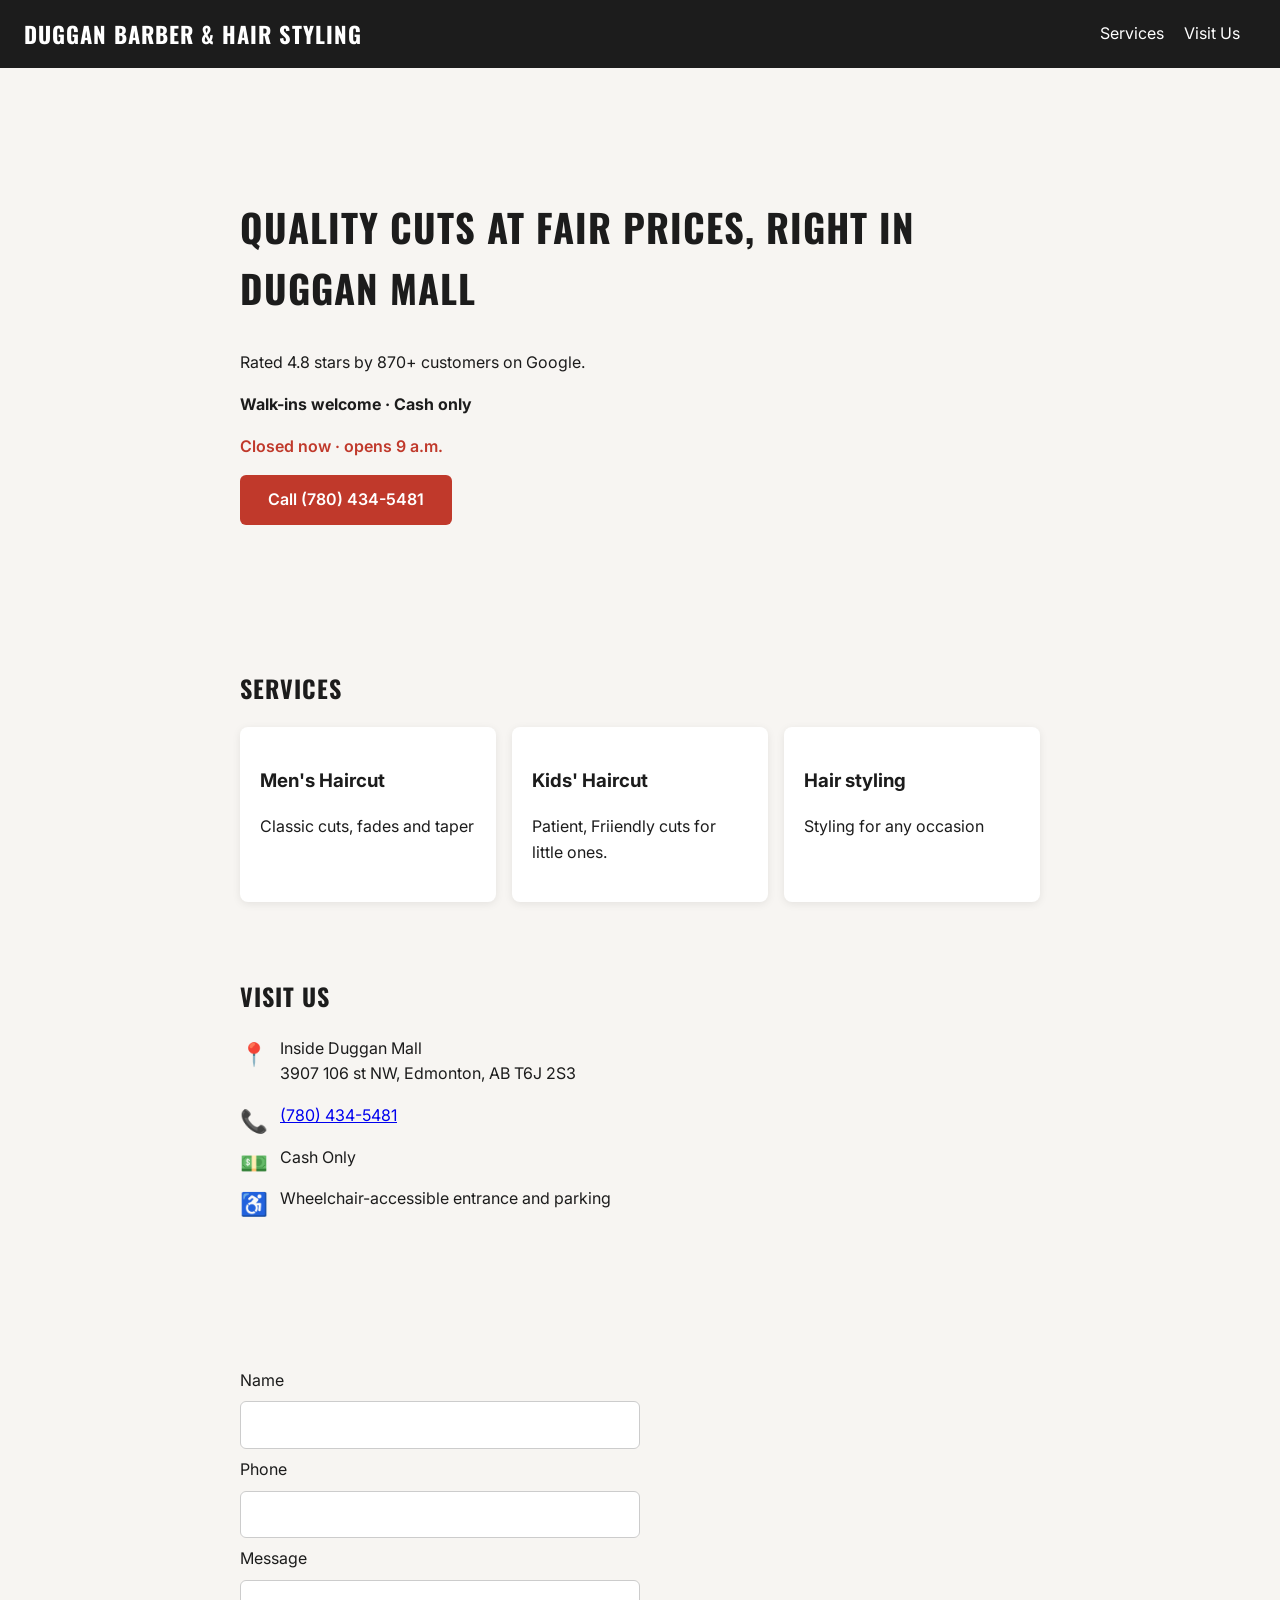
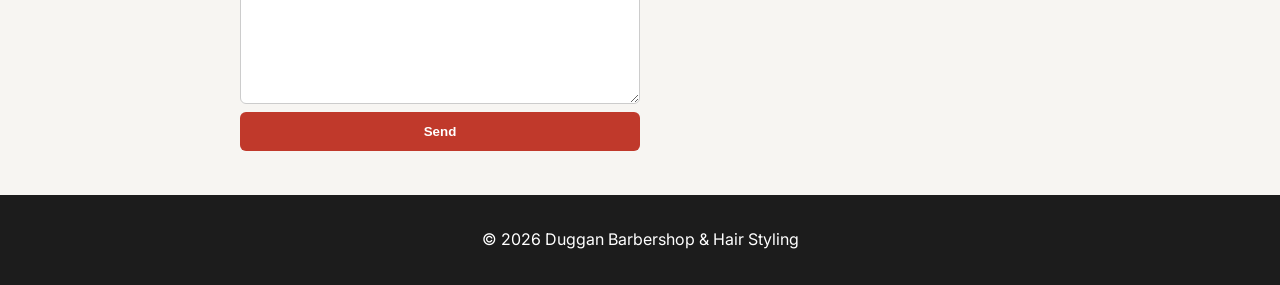
<file: index.html>
<html>
    <head>
        <title>Duggan Barbershop</title>
        <link rel="stylesheet" href="style.css">
        <meta name="robots" content="noindex">
        <link rel="stylesheet" href="https://fonts.googleapis.com/css2?family=Oswald:wght@500&family=Inter:wght@400;600&display=swap">
        <script src="script.js" defer></script>
    </head>
    <body>
        <header>
            <h1>Duggan Barber &amp; hair Styling</h1>
            <nav>
                <a href="#services"> Services</a>
                <a href="#visit">Visit Us</a>
            </nav>
        </header>
<!-- ============================================== MAIN =================================================== -->

        <main>
            <section id="hero">
                <h2>Quality cuts at fair prices, right in Duggan Mall</h2>
                <p>Rated 4.8 stars by 870+ customers on Google.</p>
                <p><strong>Walk-ins welcome · Cash only</strong></p>
                <p id="status"></p>
                <a href="tel:+17804345481">Call (780) 434-5481</a> <!--href="tel:+17804345481" makes a link that calls the number when tapped on a phone-->
            </section>
            <!-- ================================================ SERVICES ======================== -->
            <section id="services">
                <h2>Services</h2>
                <div class="cards">
                    <div class="card">
                        <h3>Men's Haircut</h3>
                        <p>Classic cuts, fades and taper</p>
                    </div>

                    <div class="card">
                        <h3>Kids' Haircut</h3>
                        <p>Patient, Friiendly cuts for little ones.</p>
                    </div>
                        
                    <div class="card">
                        <h3>Hair styling</h3>
                        <p>Styling for any occasion</p>
                    </div>
                </div>
            </section>
            <!-- ======================================================= VISIT ========================= -->
            <section id="Visit">
                <h2>Visit Us</h2>
                <div class="visit-grid">
                    <div class="visit-info">
                        <div class="info-item">
                            <span>📍</span>
                            <p>Inside Duggan Mall <br> 3907 106 st NW, Edmonton, AB T6J 2S3</p>
                        </div>

                        <div class="info-item">
                            <span>📞</span>
                            <p><a href="tel:+17804345481""> (780) 434-5481 </a></p>
                        </div>

                        <div class="info-item">
                            <span>💵</span>
                            <p>Cash Only</p>
                        </div>

                        <div class="info-item">
                            <span>♿</span>
                            <p>Wheelchair-accessible entrance and parking</p>
                        </div>
                    
                    </div>
                    
                    <div class="visit-map">
                        <iframe src="https://www.google.com/maps/embed?pb=!1m18!1m12!1m3!1d12120.597579810646!2d-113.5147380569972!3d53.47475625907024!2m3!1f0!2f0!3f0!3m2!1i1024!2i768!4f13.1!3m3!1m2!1s0x53a01f3b74cdbd5d%3A0x3787ff0c5377fbae!2sDuggan%20Barbershop%20%26%20Hair%20Styling!5e1!3m2!1sen!2sca!4v1794341607673!5m2!1sen!2sca" width="600" height="450" style="border:0;" allowfullscreen="" loading="lazy" referrerpolicy="strict-origin-when-cross-origin"></iframe>
                    </div>

                </div>
                
                <form name="contact" method="post" data-netligy="true">
                    <lable for="name">Name</lable>
                    <input type="text" id="name" name="name" required>

                    <lable for="phone">Phone</lable>
                    <input type="tel" id="phone" name="phone" required>

                    <lable for="message">Message</lable>
                    <textarea name="message" id="message" rows="4"></textarea>

                    <button type="submit">Send</button>
                </form>
            </section>
        </main>
<!-- =============================================== FOOTER ========================= -->
        <footer>
            <p>© 2026 Duggan Barbershop &amp; Hair Styling</p>
        </footer>
    </body>
</html>
</file>
<file: style.css>
/* colors stored as variable so you can change them in one place */
:root{
    --dark: #1c1c1c;
    --light: #f7f5f2;
    --accent: #c0392b; /*barber pole red*/
}

body
{
    margin: 0;
    font-family: 'Inter', sans-serif;
    background: var(--light);
    color: var(--dark);
    line-height: 1.6;
}

h1,h2
{
    font-family: 'Oswald', sans-serif;
    text-transform: uppercase;
    letter-spacing: 1px;
}
/* =================================== HEADER  ======================================================= */
header
{
    background: var(--dark);
    color: white;
    padding: 16px 24px;
    display: flex;
    justify-content: space-between;
    align-items: center;
    flex-wrap: wrap;
}

header h1
{
    margin: 0;
    font-size: 1.4rem;
}

nav a
{
    color: white;
    text-decoration: none;
    margin-right: 16px;
}

nav a:hover
{
    color: var(--accent);
}


/* ================================================ MAIN ================================ */
section
{
    padding: 28px 24px;
    max-width: 800px;
    margin: 0 auto;
}

#hero a
{
    display: inline-block;
    background: var(--accent);
    color: white;
    padding: 12px 28px;
    border-radius: 6px;
    text-decoration: none;
    font-weight: 600;
    text-align: center;
}
/* =============================================== MAIN SERVICES ============================== */
.cards
{
    display: grid;
    grid-template-columns: 1fr;
    gap: 16px;
}

.card
{
    background: white;
    padding: 20px;
    border-radius: 8px;
    box-shadow: 0 2px 8px rgba(0, 0, 0, 0.08);
}
.open {color: #1e8449; font-weight: 600;}
.closed {color: var(--accent); font-weight: 600;}

/* ================================================== MAIN VISIT ================================== */
.visit-grid
{
    display: grid;
    grid-template-columns: 1fr;
    gap: 24px;
    margin-bottom: 32px;
}

.info-item
{
    display: flex;
    gap: 12px;
    align-items: flex-start;
}

.info-item span
{
    font-size: 1.4rem;
}

.info-item p
{
    margin: 0 0 16px;
}


form
{
    display: flex;
    flex-direction: column;
    gap: 8px;
    max-width: 400px;
}

input, textarea
{
    padding: 10px;
    border:1px solid #ccc;
    border-radius: 6px;
    font: inherit;
}

button
{
    background: var(--accent);
    color: white;
    border: none;
    padding: 12px;
    border-radius: 6px;
    font-weight: 600;
    cursor: pointer;
}

iframe{                             /*iframe is a window that shows another website inside your page*/
    width: 100%;
    height: 300px;
    border: 0;
    border-radius: 8px;
}


/* ================================================ FOOTER ================================== */
footer
{
    background: var(--dark);
    color: white;
    text-align: center;
    padding: 16px;
}


/* ================================================ MEDIA ===================================*/
@media (min-width: 700px) {
    .cards
    {
        grid-template-columns: repeat(3, 1fr);
    }

    .visit-grid
    {
        grid-template-columns: 1fr 1fr;
    }

    #hero
    {
        padding: 96px 24px;
    }

    #hero h2
    {
        font-size: 2.4rem;
    }
}
</file>
